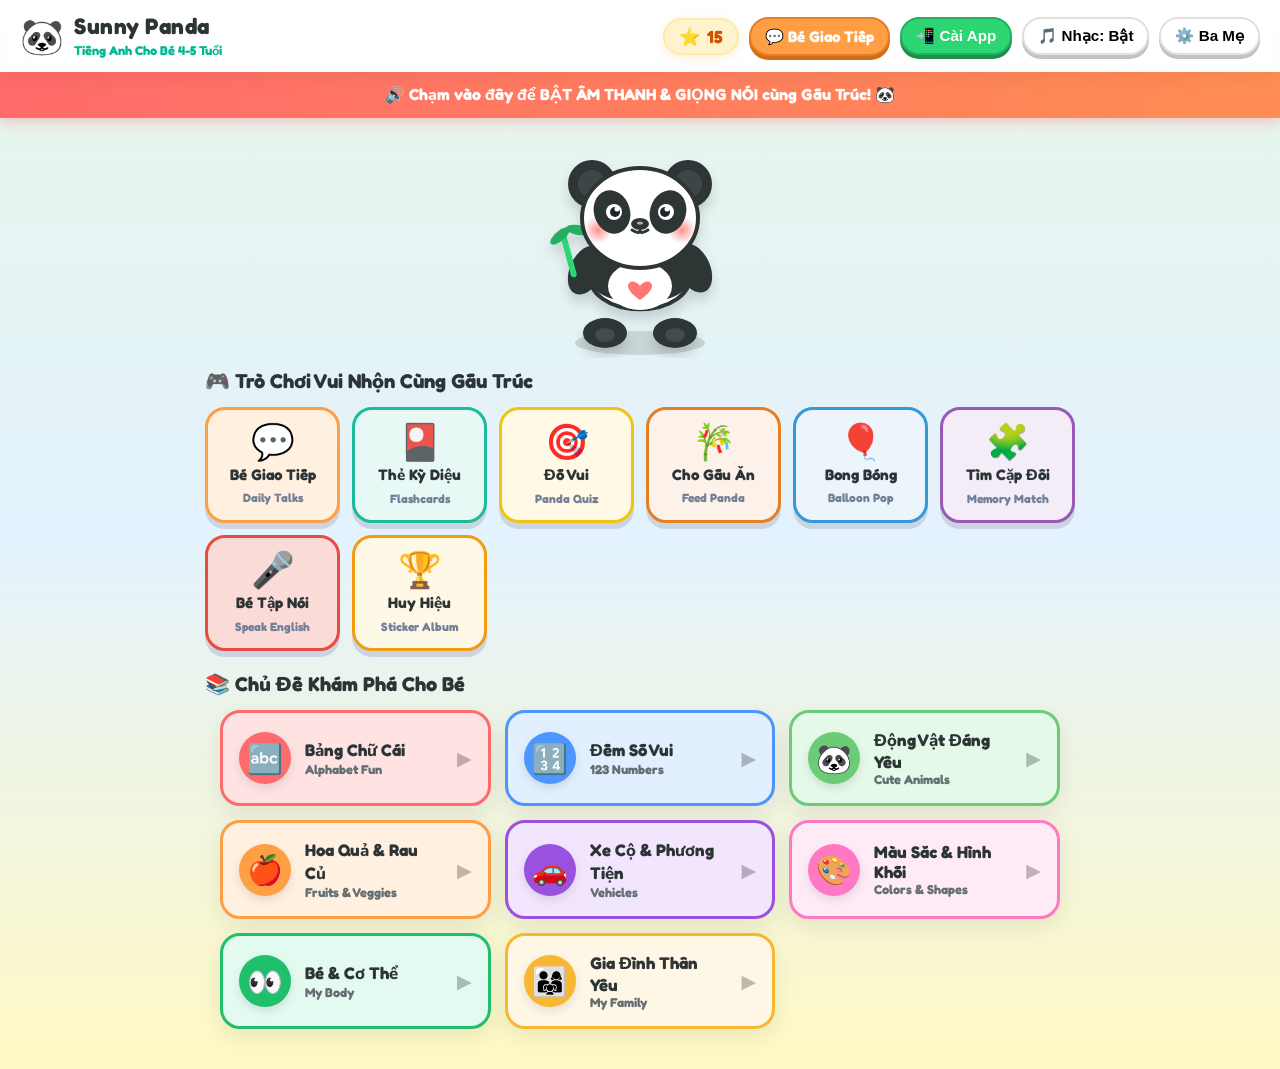
<file: index.html>
<!DOCTYPE html>
<html lang="vi">

<head>
    <meta charset="UTF-8">
    <meta name="viewport" content="width=device-width, initial-scale=1.0, maximum-scale=1.0, user-scalable=no">
    <meta name="theme-color" content="#2ED573">
    <meta name="apple-mobile-web-app-capable" content="yes">
    <meta name="apple-mobile-web-app-status-bar-style" content="default">
    <title>Sunny Panda 🐼 - Bé Học Tiếng Anh Cùng Gấu Trúc (4-5 Tuổi)</title>

    <link rel="icon" href="data:image/svg+xml,<svg xmlns='http://www.w3.org/2000/svg' viewBox='0 0 100 100'><text y='.9em' font-size='90'>🐼</text></svg>">
    <link rel="apple-touch-icon" href="images/icon-192.png">
    <link rel="manifest" href="manifest.json">
    <link rel="stylesheet" href="css/app.css">
</head>

<body>

    <!-- TOP NAVIGATION -->
    <header class="app-navbar">
        <div class="brand-badge" onclick="sunnyApp.showHome()">
            <div class="brand-logo-icon">🐼</div>
            <div class="brand-text">
                <h1>Sunny Panda</h1>
                <span>Tiếng Anh Cho Bé 4-5 Tuổi</span>
            </div>
        </div>

        <div class="nav-actions">
            <!-- Stars Earned -->
            <div class="star-count-container" onclick="sunnyApp.launchStickerAlbum()" title="Xem bộ sưu tập huy hiệu">
                <span>⭐</span>
                <span class="star-count-badge">0</span>
            </div>

            <!-- Daily Conversation Page -->
            <a href="conversation.html" class="btn-header" style="text-decoration:none; background:#FF9F45; color:white; border-color:#E67E22; box-shadow:0 4px 0 #cf6d17;" title="Học các câu giao tiếp hàng ngày cho bé">
                💬 Bé Giao Tiếp
            </a>

            <!-- Install PWA App Button -->
            <button class="btn-header" id="btn-pwa-install" onclick="promptInstallPWA()" style="background:#2ED573; color:white; border-color:#26AF61; box-shadow:0 4px 0 #218c4e;" title="Cài đặt ứng dụng về máy">
                📲 Cài App
            </button>

            <!-- BGM Toggle -->
            <button class="btn-header" id="btn-bgm-toggle" title="Bật/Tắt nhạc nền vui nhộn">
                🎵 Nhạc: Bật
            </button>

            <!-- Parental Gate -->
            <button class="btn-header" onclick="sunnyApp.openParentalGate()" title="Cài đặt cho phụ huynh">
                ⚙️ Ba Mẹ
            </button>
        </div>
    </header>

    <!-- MASTER AUDIO ELEMENT (Pre-unlocked for iOS & Android) -->
    <audio id="masterAudio" preload="auto"></audio>

    <!-- AUDIO UNLOCK PROMPT BANNER -->
    <div id="audio-starter-banner" onclick="startAudioExperience()" style="background: linear-gradient(90deg, #FF6B6B, #FF8E53); color: white; padding: 12px 16px; text-align: center; font-weight: 800; cursor: pointer; display: flex; align-items: center; justify-content: center; gap: 8px; font-size: 1rem; box-shadow: 0 4px 12px rgba(255, 107, 107, 0.35); animation: pulseBanner 2s infinite alternate;">
        <span>🔊 Chạm vào đây để BẬT ÂM THANH & GIỌNG NÓI cùng Gấu Trúc! 🐼</span>
    </div>

    <!-- PANDA MASCOT HERO SECTION -->
    <section class="hero-mascot-section">
        <div id="panda-mascot-container"></div>
    </section>

    <!-- MAIN HOME HUB -->
    <main id="home-area">
        <!-- Interactive Mini-Games Carousel -->
        <section class="mini-games-hub">
            <div class="section-label">🎮 Trò Chơi Vui Nhộn Cùng Gấu Trúc</div>
            <div class="game-modes-grid">
                <a href="conversation.html" class="game-mode-card" style="background: #FFF0E0; border-color: #FF9F45; text-decoration: none; color: inherit;">
                    <div class="mode-icon">💬</div>
                    <div class="mode-name-vn">Bé Giao Tiếp</div>
                    <div class="mode-name-en">Daily Talks</div>
                </a>

                <div class="game-mode-card" onclick="sunnyApp.launchRandomAll()" style="background: #E8F8F5; border-color: #1ABC9C;">
                    <div class="mode-icon">🎴</div>
                    <div class="mode-name-vn">Thẻ Kỳ Diệu</div>
                    <div class="mode-name-en">Flashcards</div>
                </div>

                <div class="game-mode-card" onclick="sunnyApp.launchQuiz()" style="background: #FFF9E6; border-color: #F1C40F;">
                    <div class="mode-icon">🎯</div>
                    <div class="mode-name-vn">Đố Vui</div>
                    <div class="mode-name-en">Panda Quiz</div>
                </div>

                <div class="game-mode-card" onclick="sunnyApp.launchFeedPanda()" style="background: #FDF2E9; border-color: #E67E22;">
                    <div class="mode-icon">🎋</div>
                    <div class="mode-name-vn">Cho Gấu Ăn</div>
                    <div class="mode-name-en">Feed Panda</div>
                </div>

                <div class="game-mode-card" onclick="sunnyApp.launchBalloon()" style="background: #EBF5FB; border-color: #3498DB;">
                    <div class="mode-icon">🎈</div>
                    <div class="mode-name-vn">Bong Bóng</div>
                    <div class="mode-name-en">Balloon Pop</div>
                </div>

                <div class="game-mode-card" onclick="sunnyApp.launchMemory()" style="background: #F4ECF7; border-color: #9B59B6;">
                    <div class="mode-icon">🧩</div>
                    <div class="mode-name-vn">Tìm Cặp Đôi</div>
                    <div class="mode-name-en">Memory Match</div>
                </div>

                <div class="game-mode-card" onclick="sunnyApp.launchSpeak()" style="background: #FADBD8; border-color: #E74C3C;">
                    <div class="mode-icon">🎤</div>
                    <div class="mode-name-vn">Bé Tập Nói</div>
                    <div class="mode-name-en">Speak English</div>
                </div>

                <div class="game-mode-card" onclick="sunnyApp.launchStickerAlbum()" style="background: #FEF9E7; border-color: #F39C12;">
                    <div class="mode-icon">🏆</div>
                    <div class="mode-name-vn">Huy Hiệu</div>
                    <div class="mode-name-en">Sticker Album</div>
                </div>
            </div>
        </section>

        <!-- Topic Categories Explorer -->
        <section class="mini-games-hub">
            <div class="section-label">📚 Chủ Đề Khám Phá Cho Bé</div>
            <div class="categories-container" id="categories-container"></div>
        </section>
    </main>

    <!-- DYNAMIC GAME / FLASHCARD AREA -->
    <main class="game-area" id="game-area"></main>

    <!-- PARENTAL GATE MODAL -->
    <div class="modal-overlay" id="parental-gate-modal">
        <div class="modal-box">
            <h2>Chế Độ Dành Cho Ba Mẹ 👨‍👩‍👧</h2>
            <p>Vui lòng giải phép tính đơn giản để vào cài đặt:</p>
            <div class="gate-math" id="gate-question">3 + 4 = ?</div>
            <input type="number" id="gate-input" class="gate-input-box" placeholder="?">
            <div class="modal-actions">
                <button class="btn-modal btn-modal-cancel" onclick="sunnyApp.closeParentalGate()">Hủy</button>
                <button class="btn-modal btn-modal-submit" onclick="sunnyApp.verifyParentalGate()">Xác Nhận</button>
            </div>
        </div>
    </div>

    <!-- SETTINGS MODAL -->
    <div class="modal-overlay" id="settings-modal">
        <div class="modal-box">
            <h2>⚙️ Cài Đặt Ứng Dụng</h2>

            <div class="setting-item">
                <label>Nguồn Âm Thanh (TTS):</label>
                <select id="set-tts-engine" class="setting-select" onchange="sunnyApp.updateSettingsEngineUI()">
                    <option value="system">Giọng hệ thống Web Speech (Khuyên dùng - Nhanh & Ổn định nhất)</option>
                    <option value="edge">Edge Neural AI (Giọng em bé trực tuyến)</option>
                    <option value="google">Google Translate TTS (Dự phòng)</option>
                </select>
            </div>

            <!-- Test Audio Button -->
            <div class="setting-item">
                <button type="button" class="btn-header" style="width: 100%; justify-content: center; background: #2ED573; color: white; border-color: #26AF61;" onclick="sunnyApp.testAudioInSettings()">
                    🔊 Bấm Thử Âm Thanh & Giọng Đọc Ngay
                </button>
            </div>

            <!-- Edge Voices -->
            <div id="edge-settings-group">
                <div class="setting-item">
                    <label>Giọng Tiếng Anh:</label>
                    <select id="set-edge-en" class="setting-select">
                        <option value="en-US-AnaNeural">Ana (Bé gái Mỹ - Rất dễ thương)</option>
                        <option value="en-US-ChristopherNeural">Christopher (Bé trai Mỹ)</option>
                        <option value="en-US-JennyNeural">Cô Jenny (Nữ chuẩn Mỹ)</option>
                        <option value="en-GB-SoniaNeural">Cô Sonia (Nữ chuẩn Anh)</option>
                    </select>
                </div>

                <div class="setting-item">
                    <label>Giọng Tiếng Việt:</label>
                    <select id="set-edge-vi" class="setting-select">
                        <option value="vi-VN-HoaiMyNeural">Hoài My (Nữ chuẩn truyền cảm)</option>
                        <option value="vi-VN-NamMinhNeural">Nam Minh (Nam ấm áp)</option>
                    </select>
                </div>
            </div>

            <!-- Speed Slider -->
            <div class="setting-item">
                <label>Tốc độ đọc giọng: <span id="set-speed-val">0.9</span>x</label>
                <input type="range" id="set-speed" min="0.6" max="1.2" step="0.05" value="0.9" class="setting-range" oninput="document.getElementById('set-speed-val').textContent = this.value">
            </div>

            <!-- Reset Stars -->
            <div class="setting-item" style="margin-top: 15px;">
                <button type="button" class="btn-header" style="width: 100%; justify-content: center; color: #E74C3C;" onclick="sunnyApp.resetStars()">
                    🔄 Đặt lại số ngôi sao của bé
                </button>
            </div>

            <div class="modal-actions" style="margin-top: 20px;">
                <button class="btn-modal btn-modal-cancel" onclick="sunnyApp.closeSettings()">Đóng</button>
                <button class="btn-modal btn-modal-submit" onclick="sunnyApp.saveSettings()">Lưu Cài Đặt</button>
            </div>
        </div>
    </div>

    <!-- SCRIPTS -->
    <script src="js/data.js"></script>
    <script src="js/audio.js"></script>
    <script src="js/mascot.js"></script>
    <script src="js/gestures.js"></script>
    <script src="js/games.js"></script>
    <script src="js/app.js"></script>

    <!-- PWA INSTALLATION & SERVICE WORKER -->
    <script>
        let deferredInstallPrompt = null;
        const installBtn = document.getElementById('btn-pwa-install');

        // Capture PWA install event on Chrome / Edge / Android
        window.addEventListener('beforeinstallprompt', (e) => {
            e.preventDefault();
            deferredInstallPrompt = e;
            if (installBtn) installBtn.style.display = 'flex';
        });

        function promptInstallPWA() {
            if (deferredInstallPrompt) {
                deferredInstallPrompt.prompt();
                deferredInstallPrompt.userChoice.then((choiceResult) => {
                    if (choiceResult.outcome === 'accepted') {
                        if (installBtn) installBtn.style.display = 'none';
                    }
                    deferredInstallPrompt = null;
                });
            } else {
                // If on iOS or browser already installed
                const isIOS = /iPad|iPhone|iPod/.test(navigator.userAgent) && !window.MSStream;
                if (isIOS) {
                    alert("👉 Cách cài đặt trên iPad/iPhone:\n1. Bấm nút Chia sẻ (biểu tượng ô vuông mũi tên lên ⎋)\n2. Chọn 'Thêm vào màn hình chính' (Add to Home Screen)!");
                } else {
                    alert("👉 Bạn có thể cài đặt bằng cách bấm biểu tượng 'Cài đặt ứng dụng' (Install app) trên thanh địa chỉ của trình duyệt Chrome hoặc Edge!");
                }
            }
        }

        window.addEventListener('appinstalled', () => {
            if (installBtn) installBtn.style.display = 'none';
            deferredInstallPrompt = null;
        });

        // Register Service Worker
        if ('serviceWorker' in navigator) {
            window.addEventListener('load', () => {
                navigator.serviceWorker.register('./sw.js').catch((err) => {
                    console.log('SW registration failed:', err);
                });
            });
        }
    </script>
</body>

</html>
</file>
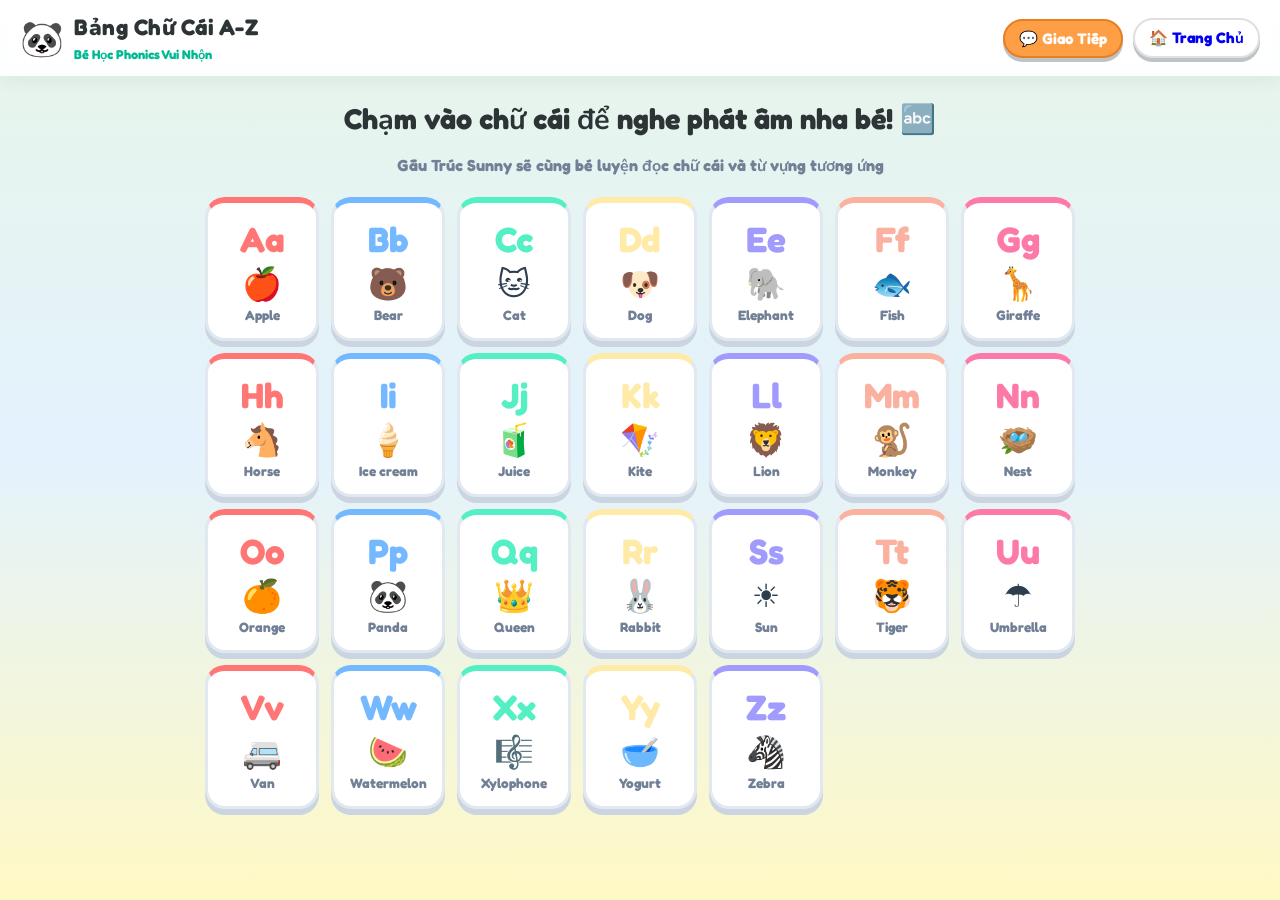
<file: ABC.html>
<!DOCTYPE html>
<html lang="vi">

<head>
    <meta charset="UTF-8">
    <meta name="viewport" content="width=device-width, initial-scale=1.0, maximum-scale=1.0, user-scalable=no">
    <title>Bé Học Bảng Chữ Cái A-Z Cùng Gấu Trúc 🐼 - Sunny Panda</title>
    <link rel="stylesheet" href="css/app.css">
    <style>
        .abc-board {
            max-width: 900px;
            margin: 0 auto 50px auto;
            padding: 0 15px;
        }

        .abc-grid {
            display: grid;
            grid-template-columns: repeat(auto-fill, minmax(100px, 1fr));
            gap: 12px;
            margin-top: 20px;
        }

        .abc-tile {
            background: #FFFFFF;
            border-radius: 20px;
            border: 3px solid #E2E8F0;
            box-shadow: 0 6px 0 #CBD5E1;
            padding: 15px 10px;
            text-align: center;
            cursor: pointer;
            transition: all 0.15s ease;
            display: flex;
            flex-direction: column;
            align-items: center;
        }

        .abc-tile:hover {
            transform: translateY(-4px);
            box-shadow: 0 10px 0 #CBD5E1;
        }

        .abc-tile:active {
            transform: translateY(3px);
            box-shadow: 0 2px 0 #CBD5E1;
        }

        .abc-letter-big {
            font-size: 2.2rem;
            font-weight: 900;
            color: #2D3436;
        }

        .abc-emoji {
            font-size: 2rem;
            margin: 4px 0;
        }

        .abc-word {
            font-size: 0.85rem;
            font-weight: 800;
            color: #718096;
        }

        .active-letter-modal {
            display: none;
            position: fixed;
            top: 0;
            left: 0;
            width: 100vw;
            height: 100vh;
            background: rgba(0, 0, 0, 0.7);
            backdrop-filter: blur(6px);
            z-index: 9999;
            align-items: center;
            justify-content: center;
            padding: 20px;
        }

        .active-letter-card {
            background: white;
            border-radius: 30px;
            padding: 30px;
            max-width: 380px;
            width: 100%;
            text-align: center;
            box-shadow: 0 20px 40px rgba(0, 0, 0, 0.3);
            animation: popIn 0.3s cubic-bezier(0.175, 0.885, 0.32, 1.275);
        }

        @keyframes popIn {
            0% { transform: scale(0.6); opacity: 0; }
            100% { transform: scale(1); opacity: 1; }
        }
    </style>
</head>

<body>

    <header class="app-navbar">
        <a href="index.html" class="brand-badge" style="text-decoration:none;">
            <div class="brand-logo-icon">🐼</div>
            <div class="brand-text">
                <h1>Bảng Chữ Cái A-Z</h1>
                <span>Bé Học Phonics Vui Nhộn</span>
            </div>
        </a>

        <div class="nav-actions">
            <a href="conversation.html" class="btn-header" style="text-decoration:none; background:#FF9F45; color:white; border-color:#E67E22;" title="Học câu giao tiếp">
                💬 Giao Tiếp
            </a>
            <a href="index.html" class="btn-header" style="text-decoration:none;">
                🏠 Trang Chủ
            </a>
        </div>
    </header>

    <audio id="masterAudio" preload="auto"></audio>

    <div class="abc-board">
        <div style="text-align:center; margin: 20px 0;">
            <h2 style="font-size: 1.8rem; margin-bottom: 5px; color: #2D3436;">Chạm vào chữ cái để nghe phát âm nha bé! 🔤</h2>
            <p style="color: #718096; font-weight: 700;">Gấu Trúc Sunny sẽ cùng bé luyện đọc chữ cái và từ vựng tương ứng</p>
        </div>

        <div class="abc-grid" id="abc-grid"></div>
    </div>

    <!-- Letter Popup Modal -->
    <div class="active-letter-modal" id="letter-modal" onclick="closeLetterModal(event)">
        <div class="active-letter-card" onclick="event.stopPropagation()">
            <div id="modal-letter" onclick="speakCurrentLetter()" style="font-size: 5rem; font-weight: 900; color: #1E90FF; cursor: pointer;" title="Chạm để nghe đọc chữ cái">Aa 🔊</div>
            <div id="modal-emoji" onclick="speakCurrentLetter()" style="font-size: 4rem; margin: 10px 0; cursor: pointer;">🍎</div>
            <div id="modal-word-en" onclick="speakCurrentLetter()" style="font-size: 2.2rem; font-weight: 900; color: #2D3436; cursor: pointer;" title="Chạm để nghe tiếng Anh">Apple 🔊</div>
            <div id="modal-word-vn" onclick="speakCurrentWordVn()" style="font-size: 1.3rem; font-weight: 700; color: #00B894; margin-bottom: 15px; cursor: pointer;" title="Chạm để nghe tiếng Việt">Quả Táo 🇻🇳</div>
            <div id="modal-hint" style="font-size: 1rem; font-weight: 600; color: #718096; margin-bottom: 20px;">A says /æ/ like Apple</div>

            <div style="display:flex; gap:10px; justify-content:center; flex-wrap: wrap;">
                <button class="btn-voice-en" onclick="speakCurrentLetter()" title="Nghe chữ cái và từ vựng">
                    🔊 Tiếng Anh
                </button>
                <button class="btn-voice-vn" onclick="speakCurrentWordVn()" style="background:#00b894; color:white; border-radius:25px; padding:10px 18px; font-weight:800; border:none; cursor:pointer;" title="Nghe tiếng Việt">
                    🇻🇳 Tiếng Việt
                </button>
                <button class="btn-modal btn-modal-cancel" onclick="document.getElementById('letter-modal').style.display='none'">
                    Đóng
                </button>
            </div>

            <!-- Navigation Controls & Swipe Hint -->
            <div style="display:flex; justify-content:space-between; align-items:center; margin-top:16px; padding-top:12px; border-top: 1px dashed #E2E8F0;">
                <button class="nav-arrow-btn" onclick="prevLetter()" style="width:42px; height:42px; font-size:1.1rem;" title="Chữ trước (Vuốt phải)">◀</button>
                <span style="font-size: 0.82rem; font-weight: 700; color: #718096;">👈 Vuốt qua lại để đổi chữ 👉</span>
                <button class="nav-arrow-btn" onclick="nextLetter()" style="width:42px; height:42px; font-size:1.1rem;" title="Chữ tiếp theo (Vuốt trái)">▶</button>
            </div>
        </div>
    </div>

    <script src="js/data.js"></script>
    <script src="js/audio.js"></script>
    <script src="js/gestures.js"></script>
    <script>
        let currentLetterItem = null;

        function renderABCGrid() {
            const grid = document.getElementById('abc-grid');
            if (!grid) return;

            const alphabet = PANDA_DATABASE.alphabet;
            const colors = ['#FF7675', '#74B9FF', '#55EFC4', '#FFEAA7', '#A29BFE', '#FAB1A0', '#FD79A8'];

            let html = '';
            alphabet.forEach((item, idx) => {
                const color = colors[idx % colors.length];
                html += `
                <div class="abc-tile" style="border-top: 6px solid ${color};" onclick="openLetterModal('${item.id}')">
                    <div class="abc-letter-big" style="color: ${color};">${item.letter}${item.letterSmall}</div>
                    <div class="abc-emoji">${item.emoji}</div>
                    <div class="abc-word">${item.en}</div>
                </div>
                `;
            });
            grid.innerHTML = html;
        }

        function openLetterModal(id) {
            const item = PANDA_DATABASE.alphabet.find(x => x.id === id);
            if (!item) return;

            currentLetterItem = item;
            document.getElementById('modal-letter').textContent = `${item.letter} ${item.letterSmall}`;
            document.getElementById('modal-emoji').textContent = item.emoji;
            document.getElementById('modal-word-en').textContent = item.en;
            document.getElementById('modal-word-vn').textContent = item.vn;
            document.getElementById('modal-hint').textContent = item.soundHint || '';

            document.getElementById('letter-modal').style.display = 'flex';
            speakCurrentLetter();
        }

        function speakCurrentLetter() {
            if (!currentLetterItem) return;
            const audio = window.pandaAudio || (typeof pandaAudio !== 'undefined' ? pandaAudio : null);
            if (audio) {
                audio.playSfx('pop');
            }
            
            // Phát âm thanh chữ cái MP3 trước, sau đó phát từ vựng
            const letterAudio = new Audio(`sound/words/letter_${currentLetterItem.id}.mp3`);
            letterAudio.onended = () => {
                setTimeout(() => {
                    playEnglishAudio(currentLetterItem.en);
                }, 250);
            };
            letterAudio.onerror = () => {
                playEnglishAudio(currentLetterItem.en);
            };
            const p = letterAudio.play();
            if (p !== undefined) {
                p.catch(() => {
                    playEnglishAudio(currentLetterItem.en);
                });
            }
        }

        function speakCurrentWordVn() {
            if (!currentLetterItem) return;
            playVietnameseAudio(currentLetterItem.vn);
        }

        function nextLetter() {
            if (!currentLetterItem) return;
            const alphabet = PANDA_DATABASE.alphabet;
            const idx = alphabet.findIndex(x => x.id === currentLetterItem.id);
            const nextIdx = (idx + 1) % alphabet.length;
            openLetterModal(alphabet[nextIdx].id);
        }

        function prevLetter() {
            if (!currentLetterItem) return;
            const alphabet = PANDA_DATABASE.alphabet;
            const idx = alphabet.findIndex(x => x.id === currentLetterItem.id);
            const prevIdx = (idx - 1 + alphabet.length) % alphabet.length;
            openLetterModal(alphabet[prevIdx].id);
        }

        function closeLetterModal(e) {
            document.getElementById('letter-modal').style.display = 'none';
        }

        window.addEventListener('DOMContentLoaded', () => {
            renderABCGrid();

            const modalBox = document.querySelector('.active-letter-card');
            if (modalBox && typeof makeSwipeable === 'function') {
                makeSwipeable(modalBox, {
                    onSwipeLeft: () => nextLetter(),
                    onSwipeRight: () => prevLetter(),
                    onSwipeUp: () => speakCurrentWordVn(),
                    onSwipeDown: () => speakCurrentLetter()
                });
            }
        });
    </script>
</body>

</html>
</file>
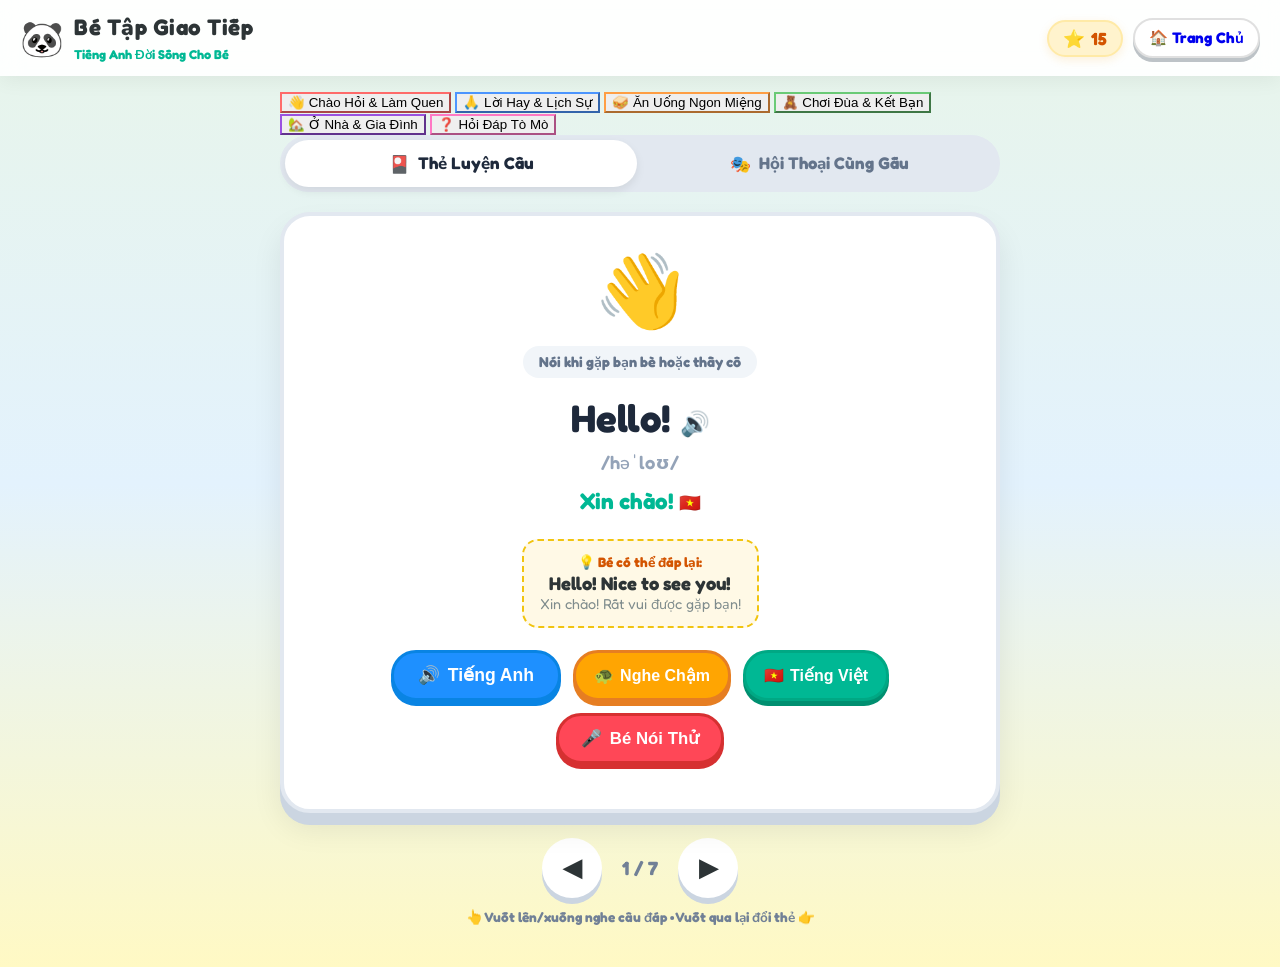
<file: conversation.html>
<!DOCTYPE html>
<html lang="vi">

<head>
    <meta charset="UTF-8">
    <meta name="viewport" content="width=device-width, initial-scale=1.0, maximum-scale=1.0, user-scalable=no">
    <title>Bé Tập Giao Tiếp Tiếng Anh Hàng Ngày 🐼 - Sunny Panda</title>
    <link rel="stylesheet" href="css/app.css">
    <link rel="manifest" href="manifest.json">
    <meta name="theme-color" content="#1E90FF">
</head>

<body>

    <!-- Top Navigation -->
    <header class="app-navbar">
        <a href="index.html" class="brand-badge" style="text-decoration:none;">
            <div class="brand-logo-icon">🐼</div>
            <div class="brand-text">
                <h1>Bé Tập Giao Tiếp</h1>
                <span>Tiếng Anh Đời Sống Cho Bé</span>
            </div>
        </a>

        <div class="nav-actions">
            <!-- Stars -->
            <div class="star-count-container" title="Số sao bé đạt được">
                <span>⭐</span>
                <span class="star-count-badge" id="convo-stars">0</span>
            </div>

            <!-- Home -->
            <a href="index.html" class="btn-header" style="text-decoration:none;">
                🏠 Trang Chủ
            </a>
        </div>
    </header>

    <!-- Master Audio -->
    <audio id="masterAudio" preload="auto"></audio>

    <main class="convo-container">
        <!-- Topic Selector Chips -->
        <div class="theme-selector-chips" id="convo-topic-chips"></div>

        <!-- Mode Toggle Tabs -->
        <div class="convo-mode-tabs">
            <button class="convo-tab-btn active" id="tab-cards" onclick="setConvoMode('cards')">
                <span>🎴</span>
                <span>Thẻ Luyện Câu</span>
            </button>
            <button class="convo-tab-btn" id="tab-chat" onclick="setConvoMode('chat')">
                <span>🎭</span>
                <span>Hội Thoại Cùng Gấu</span>
            </button>
        </div>

        <!-- VIEW 1: PHRASE CARDS VIEW -->
        <div id="view-cards-mode">
            <div class="convo-phrase-card" id="main-phrase-card">
                <div class="convo-emoji-large" id="card-emoji">👋</div>
                <br>
                <span class="convo-context-badge" id="card-context">Khi gặp bạn bè hoặc thầy cô</span>
                
                <!-- English Sentence (Click to speak directly) -->
                <div class="convo-en-text" id="card-en" onclick="speakCurrentPhrase('en')" title="Chạm để nghe phát âm tiếng Anh">
                    Hello! 🔊
                </div>
                <div class="convo-ipa-text" id="card-ipa">/həˈloʊ/</div>
                <div class="convo-vn-text" id="card-vn" onclick="speakCurrentPhrase('vi')" title="Chạm để nghe tiếng Việt">
                    Xin chào! 🇻🇳
                </div>

                <!-- Suggested Reply -->
                <div id="card-reply-box" style="margin-bottom: 22px; padding: 12px 16px; background: #FFF9E6; border-radius: 16px; border: 2px dashed #F1C40F; display: inline-block; cursor: pointer;" onclick="speakReply()" title="Chạm để nghe câu đáp lại">
                    <span style="font-size: 0.85rem; font-weight: 800; color: #D35400; display:block;">💡 Bé có thể đáp lại:</span>
                    <strong style="color: #2D3436; font-size: 1.15rem;" id="card-reply-en">Hello! Nice to meet you!</strong>
                    <div style="font-size: 0.9rem; color: #7F8C8D;" id="card-reply-vn">Xin chào! Rất vui được gặp bạn!</div>
                </div>

                <!-- Action Controls -->
                <div class="convo-audio-controls">
                    <button class="btn-convo-play" onclick="speakCurrentPhrase('en')" title="Phát âm tiếng Anh chuẩn bản xứ">
                        <span>🔊</span>
                        <span>Tiếng Anh</span>
                    </button>
                    <button class="btn-convo-slow" onclick="speakCurrentPhrase('slow')" title="Nghe chậm từng từ">
                        <span>🐢</span>
                        <span>Nghe Chậm</span>
                    </button>
                    <button class="btn-convo-slow" style="background:#00B894; border-color:#00A884; box-shadow:0 5px 0 #008f70;" onclick="speakCurrentPhrase('vi')" title="Nghe tiếng Việt">
                        <span>🇻🇳</span>
                        <span>Tiếng Việt</span>
                    </button>
                    <button class="btn-convo-mic" id="btn-convo-mic" onclick="startMicPractice()" title="Bé nhấn vào đây rồi nói theo nhé!">
                        <span>🎤</span>
                        <span>Bé Nói Thử</span>
                    </button>
                </div>

                <!-- Speech Recognition Feedback -->
                <div class="convo-feedback-box" id="convo-feedback"></div>
            </div>

            <!-- Navigation Controls -->
            <div class="card-nav-bar" style="margin-top: 15px;">
                <button class="nav-arrow-btn" onclick="prevPhrase()" title="Câu trước (Vuốt phải)">◀</button>
                <div class="card-counter" id="phrase-counter">1 / 7</div>
                <button class="nav-arrow-btn" onclick="nextPhrase()" title="Câu tiếp theo (Vuốt trái)">▶</button>
            </div>
            <div style="text-align: center; color: #718096; font-size: 0.85rem; font-weight: 700; margin-top: 10px;">
                👆 Vuốt lên/xuống nghe câu đáp • Vuốt qua lại đổi thẻ 👉
            </div>
        </div>

        <!-- VIEW 2: ROLE-PLAY CHAT DIALOGUE -->
        <div id="view-chat-mode" style="display:none;">
            <div class="chat-dialogue-screen">
                <div style="text-align: center; margin-bottom: 15px;">
                    <h3 style="margin: 0 0 5px 0; color: #2D3436; font-size: 1.3rem;" id="chat-title">Hội Thoại Cùng Gấu Trúc Sunny</h3>
                    <p style="margin: 0; color: #64748B; font-size: 0.9rem; font-weight: 700;">Chạm vào từng tin nhắn để nghe giọng đọc dễ thương</p>
                </div>

                <div class="chat-message-list" id="chat-messages-container"></div>

                <div class="chat-actions-bar">
                    <button class="btn-convo-play" style="flex:1;" onclick="nextChatStep()" id="btn-next-chat">
                        <span>💬</span>
                        <span id="btn-chat-action-text">Bé Trả Lời Tiếp Theo ▶</span>
                    </button>
                    <button class="btn-header" onclick="restartChatDialogue()" title="Học lại từ đầu">
                        🔄 Đọc Lại
                    </button>
                </div>
            </div>
        </div>
    </main>

    <!-- Scripts -->
    <script src="js/data.js"></script>
    <script src="js/audio.js"></script>
    <script src="js/mascot.js"></script>
    <script src="js/gestures.js"></script>
    <script src="js/conversation_data.js"></script>
    <script src="js/games.js"></script>
    <script src="js/app.js"></script>

    <script>
        // State
        let currentTopicIndex = 0;
        let currentPhraseIndex = 0;
        let activeMode = 'cards'; // 'cards' or 'chat'
        let chatStep = 0;
        let stars = 15;

        // Load stars
        try {
            const saved = localStorage.getItem('sunny_panda_stars');
            if (saved) stars = parseInt(saved, 10);
        } catch(e) {}

        function updateStarsBadge() {
            const b = document.getElementById('convo-stars');
            if (b) b.textContent = stars;
            try {
                localStorage.setItem('sunny_panda_stars', stars.toString());
            } catch(e) {}
        }

        function addStars(num) {
            stars += num;
            updateStarsBadge();
            // Animate flying stars
            const s = document.createElement('div');
            s.className = 'star-burst-fly';
            s.innerHTML = `+${num} ⭐`;
            s.style.left = '50%';
            s.style.top = '35%';
            document.body.appendChild(s);
            setTimeout(() => s.remove(), 1200);
            if (window.pandaAudio) {
                window.pandaAudio.playSfx('star');
            }
        }

        // Init Topic Chips
        function initTopicChips() {
            const container = document.getElementById('convo-topic-chips');
            if (!container || !PANDA_CONVERSATIONS) return;

            let html = '';
            PANDA_CONVERSATIONS.topics.forEach((top, idx) => {
                const isActive = (idx === currentTopicIndex) ? 'active' : '';
                html += `
                <button class="theme-chip ${isActive}" onclick="selectTopic(${idx}, this)" style="border-color:${top.color};">
                    <span>${top.icon}</span>
                    <span>${top.name}</span>
                </button>
                `;
            });
            container.innerHTML = html;
        }

        function selectTopic(idx, btn) {
            currentTopicIndex = idx;
            currentPhraseIndex = 0;
            chatStep = 0;

            document.querySelectorAll('#convo-topic-chips .theme-chip').forEach(c => c.classList.remove('active'));
            if (btn) btn.classList.add('active');

            if (window.pandaAudio) {
                window.pandaAudio.playSfx('click');
            }

            renderCurrentPhrase();
            renderChatDialogue();
        }

        function setConvoMode(mode) {
            activeMode = mode;
            const tabCards = document.getElementById('tab-cards');
            const tabChat = document.getElementById('tab-chat');
            const viewCards = document.getElementById('view-cards-mode');
            const viewChat = document.getElementById('view-chat-mode');

            if (mode === 'cards') {
                tabCards.classList.add('active');
                tabChat.classList.remove('active');
                viewCards.style.display = 'block';
                viewChat.style.display = 'none';
                renderCurrentPhrase();
            } else {
                tabCards.classList.remove('active');
                tabChat.classList.add('active');
                viewCards.style.display = 'none';
                viewChat.style.display = 'block';
                renderChatDialogue();
            }

            if (window.pandaAudio) {
                window.pandaAudio.playSfx('pop');
            }
        }

        // Render Phrase Card
        function renderCurrentPhrase() {
            const topic = PANDA_CONVERSATIONS.topics[currentTopicIndex];
            if (!topic || !topic.phrases) return;

            const item = topic.phrases[currentPhraseIndex];
            if (!item) return;

            document.getElementById('card-emoji').textContent = item.emoji || '💬';
            document.getElementById('card-context').textContent = item.context || '';
            document.getElementById('card-en').innerHTML = `${item.en} <span style="font-size:1.5rem;">🔊</span>`;
            document.getElementById('card-ipa').textContent = item.ipa || '';
            document.getElementById('card-vn').innerHTML = `${item.vn} <span style="font-size:1.1rem;">🇻🇳</span>`;
            document.getElementById('phrase-counter').textContent = `${currentPhraseIndex + 1} / ${topic.phrases.length}`;

            // Reply box
            const replyBox = document.getElementById('card-reply-box');
            if (item.replyEn) {
                replyBox.style.display = 'inline-block';
                document.getElementById('card-reply-en').textContent = item.replyEn;
                document.getElementById('card-reply-vn').textContent = item.replyVn || '';
            } else {
                replyBox.style.display = 'none';
            }

            // Hide feedback
            const fb = document.getElementById('convo-feedback');
            if (fb) fb.className = 'convo-feedback-box';

            // Auto-speak on phrase change
            speakCurrentPhrase('en');
        }

        function speakCurrentPhrase(type) {
            const topic = PANDA_CONVERSATIONS.topics[currentTopicIndex];
            if (!topic) return;
            const item = topic.phrases[currentPhraseIndex];
            if (!item) return;

            const audio = window.pandaAudio || (typeof pandaAudio !== 'undefined' ? pandaAudio : null);
            const cardEn = document.getElementById('card-en');

            if (type === 'en') {
                if (cardEn) {
                    cardEn.classList.add('playing-audio');
                    setTimeout(() => cardEn.classList.remove('playing-audio'), 1200);
                }
                playEnglishAudio(item.en);
            } else if (type === 'slow') {
                if (audio) {
                    const prev = audio.settings.speed;
                    audio.settings.speed = 0.65;
                    audio.speak(item.en, 'en', () => {
                        audio.settings.speed = prev;
                    });
                } else {
                    playEnglishAudio(item.en);
                }
            } else if (type === 'vi') {
                playVietnameseAudio(item.vn);
            }
        }

        function speakReply() {
            const topic = PANDA_CONVERSATIONS.topics[currentTopicIndex];
            if (!topic) return;
            const item = topic.phrases[currentPhraseIndex];
            if (!item || !item.replyEn) return;

            const box = document.getElementById('card-reply-box');
            if (box) {
                box.classList.add('playing-audio');
                setTimeout(() => box.classList.remove('playing-audio'), 1200);
            }
            playEnglishAudio(item.replyEn);
        }

        function prevPhrase() {
            const topic = PANDA_CONVERSATIONS.topics[currentTopicIndex];
            if (!topic) return;
            currentPhraseIndex--;
            if (currentPhraseIndex < 0) currentPhraseIndex = topic.phrases.length - 1;
            renderCurrentPhrase();
        }

        function nextPhrase() {
            const topic = PANDA_CONVERSATIONS.topics[currentTopicIndex];
            if (!topic) return;
            currentPhraseIndex++;
            if (currentPhraseIndex >= topic.phrases.length) currentPhraseIndex = 0;
            renderCurrentPhrase();
            addStars(1);
        }

        // Speech Recognition Practice for Kids
        function startMicPractice() {
            const topic = PANDA_CONVERSATIONS.topics[currentTopicIndex];
            if (!topic) return;
            const item = topic.phrases[currentPhraseIndex];
            if (!item) return;

            const micBtn = document.getElementById('btn-convo-mic');
            const fb = document.getElementById('convo-feedback');
            const audio = window.pandaAudio || (typeof pandaAudio !== 'undefined' ? pandaAudio : null);

            if (!audio) return;

            if (micBtn) micBtn.classList.add('listening');
            if (fb) {
                fb.className = 'convo-feedback-box success';
                fb.innerHTML = '👂 Bé hãy nói to câu: <strong>"' + item.en + '"</strong> nha!';
            }

            const rec = audio.listenForWord(
                item.en,
                (res) => {
                    if (micBtn) micBtn.classList.remove('listening');
                    if (res.matched || res.heard) {
                        fb.innerHTML = `🎉 Giỏi quá bé ơi! Bé vừa nói: <strong>"${res.heard || item.en}"</strong> ⭐ +2 Sao!`;
                        audio.playSfx('fanfare');
                        audio.playSfx('star');
                        addStars(2);
                    } else {
                        fb.innerHTML = `🌟 Bé nói rất cố gắng! Cùng luyện đọc lại lần nữa nhé: "${item.en}"`;
                        audio.playSfx('pop');
                    }
                },
                (err) => {
                    if (micBtn) micBtn.classList.remove('listening');
                    fb.innerHTML = '🎤 Hãy cấp quyền micro trên trình duyệt để bé luyện nói nha!';
                }
            );
        }

        // CHAT ROLE-PLAY MODE
        function renderChatDialogue() {
            const topic = PANDA_CONVERSATIONS.topics[currentTopicIndex];
            if (!topic || !topic.dialogue) return;

            document.getElementById('chat-title').textContent = `Hội Thoại: ${topic.name}`;
            const container = document.getElementById('chat-messages-container');
            container.innerHTML = '';

            // Render messages up to chatStep
            for (let i = 0; i <= chatStep && i < topic.dialogue.length; i++) {
                appendChatMessage(topic.dialogue[i]);
            }

            // Scroll to bottom
            container.scrollTop = container.scrollHeight;

            // Check if finished
            const btnText = document.getElementById('btn-chat-action-text');
            if (chatStep >= topic.dialogue.length - 1) {
                btnText.textContent = '🎉 Đã Hoàn Thành! Nhận +5 Sao ⭐';
            } else {
                const nextSpeaker = topic.dialogue[chatStep + 1]?.speaker;
                btnText.textContent = nextSpeaker === 'panda' ? 'Gấu Trúc Trả Lời Tiếp ▶' : 'Bé Đáp Lại Gấu Trúc 💬';
            }
        }

        function appendChatMessage(msg) {
            const container = document.getElementById('chat-messages-container');
            const row = document.createElement('div');
            row.className = `chat-bubble-row ${msg.speaker}`;

            const avatar = document.createElement('div');
            avatar.className = 'chat-avatar';
            avatar.textContent = msg.emoji || (msg.speaker === 'panda' ? '🐼' : '🧒');

            const bubble = document.createElement('div');
            bubble.className = `chat-bubble ${msg.speaker}`;
            bubble.onclick = () => {
                bubble.classList.add('playing-audio');
                setTimeout(() => bubble.classList.remove('playing-audio'), 1000);
                playEnglishAudio(msg.text);
            };

            bubble.innerHTML = `
                <div class="chat-bubble-en">${msg.text} 🔊</div>
                <div class="chat-bubble-vn">${msg.vn}</div>
            `;

            row.appendChild(avatar);
            row.appendChild(bubble);
            container.appendChild(row);

            // Auto-speak the latest message
            setTimeout(() => {
                playEnglishAudio(msg.text);
            }, 200);
        }

        function nextChatStep() {
            const topic = PANDA_CONVERSATIONS.topics[currentTopicIndex];
            if (!topic || !topic.dialogue) return;

            if (chatStep < topic.dialogue.length - 1) {
                chatStep++;
                renderChatDialogue();
                if (window.pandaAudio) window.pandaAudio.playSfx('pop');
            } else {
                // Completed dialogue!
                addStars(5);
                if (window.pandaAudio) {
                    window.pandaAudio.playSfx('fanfare');
                }
                alert('🎉 Tuyệt vời! Bé và Gấu Trúc đã hoàn thành bài hội thoại này rồi! Bé nhận được +5 sao ⭐!');
                chatStep = 0;
                renderChatDialogue();
            }
        }

        function restartChatDialogue() {
            chatStep = 0;
            renderChatDialogue();
            if (window.pandaAudio) window.pandaAudio.playSfx('pop');
        }

        // Initialize on load
        window.addEventListener('DOMContentLoaded', () => {
            updateStarsBadge();
            initTopicChips();
            renderCurrentPhrase();

            // Swipe gestures for kids
            const card = document.getElementById('main-phrase-card');
            if (card && typeof makeSwipeable === 'function') {
                makeSwipeable(card, {
                    onSwipeLeft: () => nextPhrase(),
                    onSwipeRight: () => prevPhrase(),
                    onSwipeUp: () => speakReply(),
                    onSwipeDown: () => speakCurrentPhrase('vi')
                });
            }
        });
    </script>
</body>

</html>
</file>
<file: css/app.css>
/* ============================================================
   SUNNY PANDA - Kids English Learning App Stylesheet
   Designed for 4-5 Year Olds: Playful, High-Contrast, Chunky & Cute
   ============================================================ */

@import url('https://fonts.googleapis.com/css2?family=Fredoka:wght@400;600;700&family=Nunito:wght@700;900&display=swap');

:root {
    --primary-bg: #F0F9FF;
    --card-bg: #FFFFFF;
    --text-dark: #2C3E50;
    --panda-black: #2D3436;
    --sunny-yellow: #FFD32A;
    --coral-red: #FF4757;
    --mint-green: #2ED573;
    --sky-blue: #1E90FF;
    --candy-purple: #9B51E0;
    --soft-shadow: 0 8px 24px rgba(0, 0, 0, 0.08);
    --btn-shadow: 0 6px 0px rgba(0, 0, 0, 0.15);
    --radius-xl: 28px;
    --radius-lg: 20px;
    --radius-md: 14px;
}

* {
    box-sizing: border-box;
    -webkit-tap-highlight-color: transparent;
    user-select: none;
}

body {
    margin: 0;
    padding: 0;
    font-family: 'Fredoka', 'Nunito', 'Segoe UI', system-ui, sans-serif;
    background: linear-gradient(180deg, #E8F5E9 0%, #E3F2FD 50%, #FFF9C4 100%);
    min-height: 100vh;
    color: var(--text-dark);
    overflow-x: hidden;
}

/* ==========================================
   TOP NAVIGATION BAR
   ========================================== */

.app-navbar {
    display: flex;
    justify-content: space-between;
    align-items: center;
    padding: 12px 20px;
    background: rgba(255, 255, 255, 0.92);
    backdrop-filter: blur(10px);
    box-shadow: 0 4px 20px rgba(0, 0, 0, 0.06);
    position: sticky;
    top: 0;
    z-index: 1000;
}

.brand-badge {
    display: flex;
    align-items: center;
    gap: 10px;
    cursor: pointer;
}

.brand-logo-icon {
    font-size: 2.2rem;
    animation: gentleWiggle 3s infinite ease-in-out;
}

.brand-text h1 {
    margin: 0;
    font-size: 1.4rem;
    font-weight: 900;
    color: #2D3436;
    letter-spacing: 0.5px;
}

.brand-text span {
    font-size: 0.8rem;
    color: #00B894;
    font-weight: 700;
}

.nav-actions {
    display: flex;
    align-items: center;
    gap: 10px;
}

.star-count-container {
    background: #FFF3CD;
    border: 2px solid #FFEAA7;
    padding: 6px 14px;
    border-radius: 30px;
    font-weight: 800;
    font-size: 1.1rem;
    color: #D35400;
    display: flex;
    align-items: center;
    gap: 6px;
    box-shadow: 0 3px 10px rgba(243, 156, 18, 0.15);
}

.btn-header {
    background: white;
    border: 2px solid #E0E0E0;
    padding: 8px 14px;
    border-radius: 20px;
    font-size: 0.95rem;
    font-weight: 700;
    cursor: pointer;
    box-shadow: 0 4px 0 #BDC3C7;
    transition: all 0.15s ease;
    display: flex;
    align-items: center;
    gap: 6px;
}

.btn-header:active {
    transform: translateY(3px);
    box-shadow: 0 1px 0 #BDC3C7;
}

.btn-header.btn-muted {
    opacity: 0.6;
    background: #FAFAFA;
}

/* ==========================================
   HERO / MASCOT SECTION
   ========================================== */

.hero-mascot-section {
    display: flex;
    flex-direction: column;
    align-items: center;
    justify-content: center;
    padding: 20px 15px 10px 15px;
    position: relative;
}

.panda-wrapper {
    position: relative;
    width: 200px;
    height: 220px;
    cursor: pointer;
    transition: transform 0.2s cubic-bezier(0.175, 0.885, 0.32, 1.275);
}

.panda-wrapper:active {
    transform: scale(0.94);
}

/* Speech Bubble */
.panda-bubble {
    position: absolute;
    bottom: 92%;
    left: 50%;
    transform: translateX(-50%) scale(0.9);
    background: #FFFFFF;
    border: 3px solid #2D3436;
    border-radius: 22px;
    padding: 10px 18px;
    width: max-content;
    max-width: 290px;
    box-shadow: 0 8px 25px rgba(0, 0, 0, 0.12);
    display: flex;
    flex-direction: column;
    align-items: center;
    text-align: center;
    pointer-events: none;
    opacity: 0;
    transition: all 0.3s cubic-bezier(0.175, 0.885, 0.32, 1.275);
    z-index: 50;
}

.panda-bubble::after {
    content: '';
    position: absolute;
    bottom: -12px;
    left: 50%;
    transform: translateX(-50%);
    border-width: 12px 10px 0;
    border-style: solid;
    border-color: #2D3436 transparent;
    display: block;
    width: 0;
}

.panda-bubble::before {
    content: '';
    position: absolute;
    bottom: -8px;
    left: 50%;
    transform: translateX(-50%);
    border-width: 9px 8px 0;
    border-style: solid;
    border-color: #FFFFFF transparent;
    display: block;
    width: 0;
    z-index: 1;
}

.panda-bubble.show {
    opacity: 1;
    transform: translateX(-50%) scale(1);
}

.bubble-en {
    font-size: 1.1rem;
    font-weight: 800;
    color: #2D3436;
    line-height: 1.2;
}

.bubble-vn {
    font-size: 0.85rem;
    font-weight: 700;
    color: #00B894;
    margin-top: 3px;
}

/* Mascot SVG Animation Keyframes */
.panda-blinking {
    animation: blinkEyes 0.22s ease-in-out;
}

.panda-ear-wiggle {
    animation: earWiggle 0.6s ease-in-out;
}

.panda-tickled {
    animation: tickleBounce 0.8s ease-in-out;
}

.mood-cheer .arm-left {
    transform: translateY(-20px) rotate(-35deg);
    transition: transform 0.3s;
}

.mood-cheer .arm-right {
    transform: translateY(-20px) rotate(35deg);
    transition: transform 0.3s;
}

.mood-cheer .panda-wrapper {
    animation: cheerJump 0.6s infinite alternate;
}

.mood-eat .panda-bamboo {
    animation: chewBamboo 0.4s infinite alternate;
}

@keyframes blinkEyes {
    0%, 100% { transform: scaleY(1); }
    50% { transform: scaleY(0.05); }
}

@keyframes earWiggle {
    0%, 100% { transform: rotate(0deg); }
    25% { transform: rotate(-12deg); }
    75% { transform: rotate(12deg); }
}

@keyframes tickleBounce {
    0%, 100% { transform: scale(1); }
    30% { transform: scale(1.12) rotate(-6deg); }
    60% { transform: scale(1.12) rotate(6deg); }
}

@keyframes cheerJump {
    0% { transform: translateY(0); }
    100% { transform: translateY(-15px); }
}

@keyframes chewBamboo {
    0% { transform: rotate(-5deg) translateY(0); }
    100% { transform: rotate(5deg) translateY(-8px); }
}

@keyframes gentleWiggle {
    0%, 100% { transform: rotate(0deg); }
    25% { transform: rotate(-6deg); }
    75% { transform: rotate(6deg); }
}

/* Confetti */
.panda-confetti {
    position: fixed;
    width: 12px;
    height: 12px;
    border-radius: 3px;
    pointer-events: none;
    z-index: 9999;
    animation: fallConfetti 1.8s forwards ease-out;
}

@keyframes fallConfetti {
    0% { transform: translateY(0) rotate(0deg); opacity: 1; }
    100% { transform: translateY(70vh) rotate(720deg); opacity: 0; }
}

/* Floating Star Burst */
.star-burst-fly {
    position: fixed;
    font-size: 2.2rem;
    font-weight: 900;
    color: #F1C40F;
    text-shadow: 0 4px 10px rgba(0, 0, 0, 0.2);
    z-index: 10000;
    pointer-events: none;
    animation: flyStarUp 1.2s forwards cubic-bezier(0.175, 0.885, 0.32, 1.275);
}

@keyframes flyStarUp {
    0% { transform: translate(-50%, -50%) scale(0.5); opacity: 0; }
    30% { transform: translate(-50%, -80%) scale(1.4); opacity: 1; }
    100% { transform: translate(-50%, -180%) scale(0.8); opacity: 0; }
}

/* ==========================================
   MINI-GAME LAUNCHER CAROUSEL
   ========================================== */

.mini-games-hub {
    max-width: 900px;
    margin: 0 auto 20px auto;
    padding: 0 15px;
}

.section-label {
    font-size: 1.25rem;
    font-weight: 900;
    color: #2D3436;
    margin-bottom: 12px;
    display: flex;
    align-items: center;
    gap: 8px;
}

.game-modes-grid {
    display: grid;
    grid-template-columns: repeat(auto-fit, minmax(130px, 1fr));
    gap: 12px;
}

.game-mode-card {
    background: #FFFFFF;
    border-radius: var(--radius-lg);
    padding: 14px 10px;
    text-align: center;
    cursor: pointer;
    border: 3px solid #E2E8F0;
    box-shadow: 0 6px 0px #CBD5E1;
    transition: all 0.15s ease;
    display: flex;
    flex-direction: column;
    align-items: center;
    gap: 6px;
}

.game-mode-card:hover {
    transform: translateY(-4px);
    box-shadow: 0 10px 0px #CBD5E1;
}

.game-mode-card:active {
    transform: translateY(3px);
    box-shadow: 0 2px 0px #CBD5E1;
}

.mode-icon {
    font-size: 2.2rem;
    line-height: 1;
}

.mode-name-vn {
    font-size: 0.95rem;
    font-weight: 800;
    color: #2D3436;
}

.mode-name-en {
    font-size: 0.75rem;
    font-weight: 700;
    color: #718096;
}

/* ==========================================
   CATEGORIES GRID
   ========================================== */

.categories-container {
    max-width: 900px;
    margin: 0 auto 40px auto;
    padding: 0 15px;
    display: grid;
    grid-template-columns: repeat(auto-fill, minmax(200px, 1fr));
    gap: 14px;
}

.category-card {
    border-radius: var(--radius-lg);
    border: 3px solid transparent;
    padding: 16px;
    display: flex;
    align-items: center;
    gap: 14px;
    cursor: pointer;
    box-shadow: var(--soft-shadow);
    transition: all 0.2s cubic-bezier(0.175, 0.885, 0.32, 1.275);
}

.category-card:hover {
    transform: scale(1.03);
}

.category-card:active {
    transform: scale(0.96);
}

.cat-icon-wrap {
    width: 52px;
    height: 52px;
    border-radius: 50%;
    display: flex;
    align-items: center;
    justify-content: center;
    flex-shrink: 0;
    box-shadow: 0 4px 10px rgba(0, 0, 0, 0.1);
}

.cat-icon {
    font-size: 1.8rem;
}

.cat-info {
    flex: 1;
}

.cat-name-vn {
    font-size: 1.05rem;
    font-weight: 800;
    color: #2D3436;
}

.cat-name-en {
    font-size: 0.8rem;
    font-weight: 700;
    color: #636E72;
}

.cat-play-arrow {
    font-size: 1.2rem;
    color: rgba(0, 0, 0, 0.25);
    font-weight: bold;
}

/* ==========================================
   GAME AREA / ACTIVE SCREENS
   ========================================== */

.game-area {
    display: none;
    max-width: 650px;
    margin: 10px auto 40px auto;
    padding: 0 15px;
}

.game-header {
    display: flex;
    justify-content: space-between;
    align-items: center;
    margin-bottom: 20px;
}

.game-title {
    font-size: 1.3rem;
    font-weight: 900;
    color: #2D3436;
}

.nav-btn {
    border: none;
    background: white;
    border-radius: 20px;
    padding: 10px 16px;
    font-size: 1.1rem;
    font-weight: 800;
    cursor: pointer;
    box-shadow: 0 4px 0 #CBD5E1;
    transition: all 0.15s ease;
}

.nav-btn:active {
    transform: translateY(3px);
    box-shadow: 0 1px 0 #CBD5E1;
}

.btn-round {
    border-radius: 50%;
    width: 48px;
    height: 48px;
    display: flex;
    align-items: center;
    justify-content: center;
    padding: 0;
}

/* ==========================================
   1. FLASHCARD 3D COMPONENT
   ========================================== */

.card-scene {
    perspective: 1000px;
    margin: 0 auto 20px auto;
    max-width: 380px;
    height: 440px;
}

.card-3d {
    width: 100%;
    height: 100%;
    position: relative;
    transform-style: preserve-3d;
    transition: transform 0.6s cubic-bezier(0.175, 0.885, 0.32, 1.275);
    cursor: pointer;
}

.card-3d.is-flipped {
    transform: rotateY(180deg);
}

.card-face {
    position: absolute;
    width: 100%;
    height: 100%;
    backface-visibility: hidden;
    border-radius: var(--radius-xl);
    padding: 24px;
    box-shadow: 0 15px 35px rgba(0, 0, 0, 0.1);
    display: flex;
    flex-direction: column;
    align-items: center;
    justify-content: space-between;
    text-align: center;
    box-sizing: border-box;
}

.card-front {
    background: #FFFFFF;
    border: 4px solid #FFEAA7;
}

.card-back {
    background: linear-gradient(135deg, #FFF9C4 0%, #FFE082 100%);
    border: 4px solid #F39C12;
    transform: rotateY(180deg);
}

.card-media-box {
    position: relative;
    width: 250px;
    height: 250px;
    border-radius: 24px;
    overflow: hidden;
    box-shadow: 0 8px 20px rgba(0, 0, 0, 0.08);
    background: #F8F9FA;
}

.card-photo {
    width: 100%;
    height: 100%;
    object-fit: cover;
}

.card-emoji-badge {
    position: absolute;
    bottom: 10px;
    right: 10px;
    font-size: 2rem;
    background: rgba(255, 255, 255, 0.9);
    border-radius: 50%;
    padding: 4px 8px;
    box-shadow: 0 4px 8px rgba(0, 0, 0, 0.15);
}

.card-word-en {
    font-size: 2.4rem;
    font-weight: 900;
    color: #2D3436;
    letter-spacing: 1px;
    margin-top: 10px;
}

.card-ipa {
    font-size: 1.1rem;
    color: #718096;
    font-weight: 600;
}

.card-flip-hint {
    font-size: 0.85rem;
    color: #A0AEC0;
    font-weight: 700;
}

/* Back of card */
.back-emoji {
    font-size: 5rem;
    margin-top: 20px;
}

.back-word-vn {
    font-size: 2.2rem;
    font-weight: 900;
    color: #D35400;
}

.back-sentence-en {
    font-size: 1.2rem;
    font-weight: 700;
    color: #2D3436;
    padding: 0 15px;
    line-height: 1.4;
}

.back-hint {
    font-size: 1rem;
    font-weight: 800;
    color: #27AE60;
}

/* Audio Action Bar */
.card-audio-bar {
    display: flex;
    justify-content: center;
    gap: 12px;
    margin-bottom: 20px;
}

.btn-voice-en, .btn-voice-slow, .btn-voice-vn {
    border: none;
    border-radius: 30px;
    padding: 12px 20px;
    font-size: 1rem;
    font-weight: 800;
    color: white;
    cursor: pointer;
    display: flex;
    align-items: center;
    gap: 8px;
    transition: all 0.15s ease;
}

.btn-voice-en {
    background: #2ED573;
    box-shadow: 0 5px 0 #26AF61;
}

.btn-voice-slow {
    background: #FFA502;
    box-shadow: 0 5px 0 #E67E22;
}

.btn-voice-vn {
    background: #FF4757;
    box-shadow: 0 5px 0 #D63031;
}

.btn-voice-en:active, .btn-voice-slow:active, .btn-voice-vn:active {
    transform: translateY(4px);
    box-shadow: 0 1px 0 rgba(0, 0, 0, 0.2);
}

/* Card Nav Bar */
.card-nav-bar {
    display: flex;
    justify-content: center;
    align-items: center;
    gap: 20px;
}

.nav-arrow-btn {
    width: 60px;
    height: 60px;
    border-radius: 50%;
    border: none;
    background: #FFFFFF;
    color: #2D3436;
    font-size: 1.5rem;
    font-weight: bold;
    cursor: pointer;
    box-shadow: 0 6px 0 #CBD5E1;
    transition: all 0.15s ease;
}

.nav-arrow-btn:active {
    transform: translateY(4px);
    box-shadow: 0 2px 0 #CBD5E1;
}

.card-counter {
    font-size: 1.2rem;
    font-weight: 800;
    color: #718096;
}

/* ==========================================
   2. QUIZ MODE COMPONENT
   ========================================== */

.quiz-zone {
    text-align: center;
}

.quiz-question-box {
    background: #FFFFFF;
    border-radius: var(--radius-xl);
    padding: 22px;
    border: 4px solid #E2E8F0;
    box-shadow: var(--soft-shadow);
    margin-bottom: 25px;
}

.quiz-prompt-en {
    font-size: 1.8rem;
    font-weight: 900;
    color: #2D3436;
}

.highlight-word {
    color: #1E90FF;
    text-decoration: underline wavy #FFD32A;
}

.quiz-prompt-vn {
    font-size: 1.1rem;
    font-weight: 700;
    color: #00B894;
    margin-top: 6px;
}

.btn-quiz-hear {
    margin-top: 12px;
    background: #F1F2F6;
    border: 2px solid #CBD5E1;
    padding: 8px 16px;
    border-radius: 20px;
    font-weight: 800;
    font-size: 0.95rem;
    cursor: pointer;
}

.quiz-choices-grid {
    display: grid;
    grid-template-columns: repeat(auto-fit, minmax(160px, 1fr));
    gap: 16px;
}

.quiz-choice-card {
    background: #FFFFFF;
    border-radius: var(--radius-xl);
    padding: 16px;
    border: 4px solid #E2E8F0;
    box-shadow: 0 8px 0 #CBD5E1;
    cursor: pointer;
    transition: all 0.2s cubic-bezier(0.175, 0.885, 0.32, 1.275);
    display: flex;
    flex-direction: column;
    align-items: center;
}

.quiz-choice-card:hover {
    transform: translateY(-4px);
    box-shadow: 0 12px 0 #CBD5E1;
}

.quiz-choice-card:active {
    transform: translateY(4px);
    box-shadow: 0 2px 0 #CBD5E1;
}

.choice-img-wrap {
    position: relative;
    width: 140px;
    height: 140px;
    border-radius: 20px;
    overflow: hidden;
    background: #F8F9FA;
}

.choice-img-wrap img {
    width: 100%;
    height: 100%;
    object-fit: cover;
}

.choice-emoji {
    position: absolute;
    bottom: 6px;
    right: 6px;
    font-size: 1.6rem;
}

.choice-label {
    font-size: 1.3rem;
    font-weight: 900;
    color: #2D3436;
    margin-top: 10px;
}

.choice-correct {
    border-color: #2ED573 !important;
    background: #E4F9E8 !important;
    animation: correctPulse 0.6s ease;
}

.choice-wrong {
    border-color: #FF4757 !important;
    animation: wrongShake 0.5s ease;
}

@keyframes correctPulse {
    0% { transform: scale(1); }
    50% { transform: scale(1.08); }
    100% { transform: scale(1); }
}

@keyframes wrongShake {
    0%, 100% { transform: translateX(0); }
    20%, 60% { transform: translateX(-8px); }
    40%, 80% { transform: translateX(8px); }
}

/* ==========================================
   3. FEED THE PANDA COMPONENT
   ========================================== */

.feed-zone {
    text-align: center;
}

.feed-panda-box {
    background: linear-gradient(180deg, #E8F5E9 0%, #C8E6C9 100%);
    border: 4px solid #81C784;
    border-radius: var(--radius-xl);
    padding: 25px;
    box-shadow: var(--soft-shadow);
    margin-bottom: 20px;
    display: flex;
    flex-direction: column;
    align-items: center;
}

.feed-bubble {
    background: white;
    border-radius: 20px;
    padding: 10px 18px;
    font-size: 1.15rem;
    font-weight: 800;
    color: #2D3436;
    box-shadow: 0 4px 12px rgba(0, 0, 0, 0.08);
    margin-bottom: 15px;
}

.feed-panda-avatar {
    width: 140px;
    height: 140px;
    background: white;
    border: 5px solid #2D3436;
    border-radius: 50%;
    display: flex;
    align-items: center;
    justify-content: center;
    font-size: 5rem;
    box-shadow: 0 10px 25px rgba(0, 0, 0, 0.15);
}

.feed-instruction {
    font-size: 1.4rem;
    font-weight: 900;
    color: #2D3436;
    margin-bottom: 20px;
}

.feed-instruction strong {
    color: #FF4757;
    font-size: 1.6rem;
}

.feed-food-tray {
    display: flex;
    justify-content: center;
    gap: 16px;
    flex-wrap: wrap;
}

.feed-food-item {
    background: white;
    border: 4px solid #FFEAA7;
    border-radius: var(--radius-lg);
    padding: 16px 20px;
    min-width: 120px;
    box-shadow: 0 8px 0 #F39C12;
    cursor: pointer;
    transition: all 0.2s cubic-bezier(0.175, 0.885, 0.32, 1.275);
    display: flex;
    flex-direction: column;
    align-items: center;
}

.feed-food-item:hover {
    transform: translateY(-4px) scale(1.05);
}

.feed-food-item:active {
    transform: translateY(4px);
    box-shadow: 0 2px 0 #F39C12;
}

.food-emoji {
    font-size: 3.2rem;
}

.food-name {
    font-size: 1.2rem;
    font-weight: 900;
    color: #2D3436;
    margin-top: 6px;
}

.food-eaten {
    animation: eatenFly 0.5s forwards ease-in;
}

.food-rejected {
    animation: wrongShake 0.5s ease;
}

@keyframes eatenFly {
    0% { transform: translateY(0) scale(1); opacity: 1; }
    50% { transform: translateY(-60px) scale(1.2); }
    100% { transform: translateY(-120px) scale(0); opacity: 0; }
}

/* ==========================================
   4. BALLOON POP COMPONENT
   ========================================== */

.balloon-zone {
    height: 520px;
    background: linear-gradient(180deg, #81ECEC 0%, #74B9FF 100%);
    border-radius: var(--radius-xl);
    position: relative;
    overflow: hidden;
    border: 4px solid #0984E3;
    box-shadow: var(--soft-shadow);
}

.balloon-mission {
    background: rgba(255, 255, 255, 0.9);
    padding: 10px 18px;
    border-radius: 30px;
    font-size: 1.2rem;
    font-weight: 800;
    color: #2D3436;
    width: max-content;
    margin: 10px auto;
    display: flex;
    align-items: center;
    gap: 10px;
    box-shadow: 0 4px 15px rgba(0, 0, 0, 0.1);
}

.balloon-target-display {
    font-size: 1.8rem;
    font-weight: 900;
    color: #D63031;
}

.btn-bubble-voice {
    background: #FFEAA7;
    border: none;
    padding: 4px 10px;
    border-radius: 14px;
    font-weight: 700;
    cursor: pointer;
}

.sky-area {
    position: relative;
    width: 100%;
    height: 420px;
}

.floating-balloon {
    position: absolute;
    bottom: -90px;
    width: 80px;
    height: 95px;
    border-radius: 50% 50% 50% 50% / 40% 40% 60% 60%;
    display: flex;
    align-items: center;
    justify-content: center;
    color: white;
    font-size: 2rem;
    font-weight: 900;
    cursor: pointer;
    box-shadow: inset -6px -6px 12px rgba(0, 0, 0, 0.15), 0 8px 20px rgba(0, 0, 0, 0.15);
    animation: floatUp 6s linear forwards;
}

.balloon-string {
    position: absolute;
    top: 100%;
    left: 50%;
    width: 2px;
    height: 35px;
    background: rgba(255, 255, 255, 0.8);
}

.balloon-popped {
    animation: popDisappear 0.25s forwards ease-out;
}

@keyframes floatUp {
    0% { transform: translateY(0) rotate(0deg); }
    100% { transform: translateY(-640px) rotate(15deg); }
}

@keyframes popDisappear {
    0% { transform: scale(1); opacity: 1; }
    50% { transform: scale(1.4); }
    100% { transform: scale(0); opacity: 0; }
}

/* ==========================================
   5. MEMORY MATCH COMPONENT
   ========================================== */

.memory-zone {
    text-align: center;
}

.memory-instruction {
    font-size: 1.2rem;
    font-weight: 800;
    color: #718096;
    margin-bottom: 20px;
}

.memory-grid {
    display: grid;
    grid-template-columns: repeat(3, 1fr);
    gap: 14px;
    max-width: 440px;
    margin: 0 auto;
}

.memory-card {
    height: 125px;
    perspective: 1000px;
    cursor: pointer;
}

.mem-inner {
    position: relative;
    width: 100%;
    height: 100%;
    transform-style: preserve-3d;
    transition: transform 0.5s cubic-bezier(0.175, 0.885, 0.32, 1.275);
}

.memory-card.is-flipped .mem-inner,
.memory-card.is-matched .mem-inner {
    transform: rotateY(180deg);
}

.mem-front, .mem-back {
    position: absolute;
    width: 100%;
    height: 100%;
    backface-visibility: hidden;
    border-radius: var(--radius-lg);
    display: flex;
    flex-direction: column;
    align-items: center;
    justify-content: center;
    box-shadow: 0 6px 15px rgba(0, 0, 0, 0.08);
}

.mem-front {
    background: #FFFFFF;
    border: 3px solid #CBD5E1;
    font-size: 2.2rem;
}

.mem-back {
    background: #E8F5E9;
    border: 3px solid #2ED573;
    transform: rotateY(180deg);
}

.mem-emoji {
    font-size: 2.6rem;
}

.mem-word {
    font-size: 0.95rem;
    font-weight: 900;
    color: #2D3436;
}

.memory-card.is-matched .mem-back {
    background: #FFF9C4;
    border-color: #F1C40F;
}

/* ==========================================
   6. SPEAKING PRACTICE COMPONENT
   ========================================== */

.speak-zone {
    text-align: center;
}

.speak-card {
    background: white;
    border-radius: var(--radius-xl);
    padding: 24px;
    max-width: 320px;
    margin: 0 auto 20px auto;
    border: 4px solid #E2E8F0;
    box-shadow: var(--soft-shadow);
}

.speak-photo {
    width: 180px;
    height: 180px;
    border-radius: 20px;
    object-fit: cover;
    margin-bottom: 12px;
}

.speak-word-en {
    font-size: 2.4rem;
    font-weight: 900;
    color: #2D3436;
}

.speak-word-vn {
    font-size: 1.2rem;
    font-weight: 800;
    color: #718096;
    margin-bottom: 14px;
}

.btn-speak-listen {
    background: #E1EFFF;
    color: #1E90FF;
    border: 2px solid #1E90FF;
    padding: 8px 18px;
    border-radius: 20px;
    font-size: 1rem;
    font-weight: 800;
    cursor: pointer;
}

.mic-container {
    display: flex;
    flex-direction: column;
    align-items: center;
    gap: 12px;
}

.btn-mic {
    width: 90px;
    height: 90px;
    border-radius: 50%;
    border: none;
    background: #FF4757;
    color: white;
    font-size: 3rem;
    cursor: pointer;
    box-shadow: 0 8px 0 #D63031, 0 10px 25px rgba(255, 71, 87, 0.4);
    display: flex;
    align-items: center;
    justify-content: center;
    transition: all 0.2s cubic-bezier(0.175, 0.885, 0.32, 1.275);
}

.btn-mic:active, .btn-mic.mic-active {
    transform: translateY(6px);
    box-shadow: 0 2px 0 #D63031;
    background: #FF6B81;
    animation: micPulse 1s infinite alternate;
}

@keyframes micPulse {
    0% { transform: scale(1); }
    100% { transform: scale(1.1); }
}

.mic-status {
    font-size: 1.1rem;
    font-weight: 800;
    color: #718096;
}

/* ==========================================
   7. STICKER ALBUM COMPONENT
   ========================================== */

.sticker-zone {
    text-align: center;
}

.sticker-intro {
    font-size: 1.1rem;
    font-weight: 700;
    color: #718096;
    margin-bottom: 20px;
}

.stickers-grid {
    display: grid;
    grid-template-columns: repeat(auto-fill, minmax(140px, 1fr));
    gap: 14px;
}

.sticker-card {
    background: white;
    border-radius: var(--radius-lg);
    padding: 16px;
    border: 3px solid #E2E8F0;
    box-shadow: var(--soft-shadow);
    cursor: pointer;
    transition: transform 0.2s;
    display: flex;
    flex-direction: column;
    align-items: center;
    gap: 8px;
}

.sticker-card.unlocked {
    border-color: #F1C40F;
    background: #FFFDF0;
}

.sticker-card.locked {
    opacity: 0.6;
    filter: grayscale(80%);
}

.sticker-card:hover {
    transform: scale(1.05);
}

.sticker-badge-icon {
    font-size: 3.2rem;
}

.sticker-name {
    font-size: 1rem;
    font-weight: 800;
    color: #2D3436;
}

.sticker-req {
    font-size: 0.85rem;
    font-weight: 700;
    color: #E67E22;
}

/* ==========================================
   MODALS (PARENTAL GATE, SETTINGS)
   ========================================== */

.modal-overlay {
    display: none;
    position: fixed;
    top: 0;
    left: 0;
    width: 100vw;
    height: 100vh;
    background: rgba(0, 0, 0, 0.6);
    backdrop-filter: blur(5px);
    z-index: 10000;
    align-items: center;
    justify-content: center;
    padding: 20px;
}

.modal-box {
    background: white;
    border-radius: var(--radius-xl);
    padding: 25px;
    width: 100%;
    max-width: 400px;
    box-shadow: 0 20px 40px rgba(0, 0, 0, 0.2);
    text-align: center;
}

.modal-box h2 {
    margin-top: 0;
    font-size: 1.6rem;
    color: #2D3436;
}

.gate-math {
    font-size: 2.2rem;
    font-weight: 900;
    color: #1E90FF;
    margin: 15px 0;
}

.gate-input-box {
    width: 120px;
    height: 55px;
    font-size: 1.8rem;
    font-weight: 900;
    text-align: center;
    border: 3px solid #CBD5E1;
    border-radius: 16px;
    outline: none;
    margin-bottom: 20px;
}

.gate-input-box:focus {
    border-color: #1E90FF;
}

.modal-actions {
    display: flex;
    gap: 10px;
    justify-content: center;
}

.btn-modal {
    padding: 12px 22px;
    border-radius: 16px;
    font-size: 1.05rem;
    font-weight: 800;
    border: none;
    cursor: pointer;
}

.btn-modal-cancel {
    background: #E2E8F0;
    color: #4A5568;
}

.btn-modal-submit {
    background: #2ED573;
    color: white;
}

/* Settings Form Controls */
.setting-item {
    text-align: left;
    margin-bottom: 14px;
}

.setting-item label {
    display: block;
    font-size: 0.95rem;
    font-weight: 800;
    color: #2D3436;
    margin-bottom: 4px;
}

.setting-select, .setting-range {
    width: 100%;
    padding: 10px;
    border-radius: 12px;
    border: 2px solid #CBD5E1;
    font-size: 1rem;
    font-family: inherit;
    outline: none;
}

/* ==========================================
   MOBILE & RESPONSIVE TWEAKS
   ========================================== */

@media (max-width: 600px) {
    .brand-text h1 {
        font-size: 1.15rem;
    }
    .panda-wrapper {
        width: 170px;
        height: 190px;
    }
    .card-scene {
        height: 400px;
    }
    .card-word-en {
        font-size: 2rem;
    }
    .quiz-prompt-en {
        font-size: 1.5rem;
    }
    .game-modes-grid {
        grid-template-columns: repeat(3, 1fr);
    }
}

@keyframes pulseBanner {
    0% { transform: scale(1); filter: brightness(1); }
    100% { transform: scale(1.02); filter: brightness(1.08); }
}

.playing-audio {
    transform: scale(1.06) !important;
    box-shadow: 0 0 20px rgba(46, 213, 115, 0.7) !important;
    border-color: #2ed573 !important;
    transition: all 0.2s ease !important;
}

/* ==========================================
   DAILY CONVERSATION STYLES FOR KIDS
   ========================================== */

.convo-container {
    max-width: 750px;
    margin: 15px auto 40px auto;
    padding: 0 15px;
}

.convo-mode-tabs {
    display: flex;
    background: #E2E8F0;
    border-radius: 30px;
    padding: 5px;
    margin-bottom: 20px;
    gap: 6px;
}

.convo-tab-btn {
    flex: 1;
    padding: 12px 16px;
    border: none;
    border-radius: 25px;
    font-size: 1.05rem;
    font-weight: 800;
    font-family: inherit;
    cursor: pointer;
    background: transparent;
    color: #64748B;
    transition: all 0.2s ease;
    display: flex;
    align-items: center;
    justify-content: center;
    gap: 8px;
}

.convo-tab-btn.active {
    background: white;
    color: #1E293B;
    box-shadow: 0 4px 10px rgba(0, 0, 0, 0.08);
}

.convo-phrase-card {
    background: white;
    border-radius: 30px;
    border: 4px solid #E2E8F0;
    box-shadow: 0 12px 0 #CBD5E1, 0 16px 30px rgba(0, 0, 0, 0.08);
    padding: 30px 20px;
    text-align: center;
    margin-bottom: 25px;
    position: relative;
    transition: all 0.2s ease;
}

.convo-emoji-large {
    font-size: 4.5rem;
    margin-bottom: 12px;
    animation: gentleFloat 3s infinite ease-in-out;
    display: inline-block;
}

.convo-context-badge {
    display: inline-block;
    padding: 6px 16px;
    background: #F1F5F9;
    border-radius: 20px;
    font-size: 0.9rem;
    font-weight: 700;
    color: #64748B;
    margin-bottom: 16px;
}

.convo-en-text {
    font-size: 2.4rem;
    font-weight: 900;
    color: #1E293B;
    margin-bottom: 8px;
    line-height: 1.25;
    cursor: pointer;
    transition: transform 0.15s ease;
}

.convo-en-text:active {
    transform: scale(0.97);
}

.convo-ipa-text {
    font-size: 1.15rem;
    color: #94A3B8;
    font-weight: 600;
    margin-bottom: 12px;
}

.convo-vn-text {
    font-size: 1.4rem;
    font-weight: 800;
    color: #00B894;
    margin-bottom: 25px;
}

.convo-audio-controls {
    display: flex;
    justify-content: center;
    gap: 12px;
    flex-wrap: wrap;
    margin-bottom: 15px;
}

.btn-convo-play {
    background: #1E90FF;
    color: white;
    border: 3px solid #0984E3;
    box-shadow: 0 5px 0 #0984E3;
    padding: 12px 24px;
    border-radius: 25px;
    font-size: 1.1rem;
    font-weight: 900;
    cursor: pointer;
    display: flex;
    align-items: center;
    gap: 8px;
    transition: all 0.15s ease;
}

.btn-convo-play:active {
    transform: translateY(3px);
    box-shadow: 0 2px 0 #0984E3;
}

.btn-convo-slow {
    background: #FFA502;
    color: white;
    border: 3px solid #E67E22;
    box-shadow: 0 5px 0 #E67E22;
    padding: 12px 18px;
    border-radius: 25px;
    font-size: 1rem;
    font-weight: 800;
    cursor: pointer;
    display: flex;
    align-items: center;
    gap: 6px;
    transition: all 0.15s ease;
}

.btn-convo-slow:active {
    transform: translateY(3px);
    box-shadow: 0 2px 0 #E67E22;
}

.btn-convo-mic {
    background: #FF4757;
    color: white;
    border: 3px solid #D63031;
    box-shadow: 0 5px 0 #D63031;
    padding: 12px 22px;
    border-radius: 25px;
    font-size: 1.05rem;
    font-weight: 800;
    cursor: pointer;
    display: flex;
    align-items: center;
    gap: 8px;
    transition: all 0.15s ease;
}

.btn-convo-mic.listening {
    animation: micPulse 1s infinite alternate;
    background: #2ED573;
    border-color: #26AF61;
    box-shadow: 0 5px 0 #26AF61;
}

@keyframes micPulse {
    0% { transform: scale(1); }
    100% { transform: scale(1.08); box-shadow: 0 0 25px rgba(46, 213, 115, 0.8); }
}

.convo-feedback-box {
    margin-top: 15px;
    padding: 12px;
    border-radius: 16px;
    font-weight: 800;
    display: none;
}

.convo-feedback-box.success {
    display: block;
    background: #E8F8F5;
    color: #1ABC9C;
    border: 2px dashed #1ABC9C;
}

/* Chat Role-play Mode */
.chat-dialogue-screen {
    background: white;
    border-radius: 30px;
    border: 4px solid #E2E8F0;
    box-shadow: 0 12px 0 #CBD5E1;
    padding: 25px 20px;
    min-height: 480px;
    display: flex;
    flex-direction: column;
}

.chat-message-list {
    flex: 1;
    display: flex;
    flex-direction: column;
    gap: 18px;
    margin-bottom: 20px;
    max-height: 400px;
    overflow-y: auto;
    padding-right: 5px;
}

.chat-bubble-row {
    display: flex;
    align-items: flex-end;
    gap: 12px;
    animation: popIn 0.3s ease;
}

.chat-bubble-row.panda {
    justify-content: flex-start;
}

.chat-bubble-row.kid {
    justify-content: flex-end;
    flex-direction: row-reverse;
}

.chat-avatar {
    width: 48px;
    height: 48px;
    border-radius: 50%;
    background: #FFEAA7;
    display: flex;
    align-items: center;
    justify-content: center;
    font-size: 1.8rem;
    box-shadow: 0 3px 6px rgba(0,0,0,0.1);
    flex-shrink: 0;
}

.chat-bubble {
    max-width: 75%;
    padding: 14px 18px;
    border-radius: 22px;
    cursor: pointer;
    position: relative;
    box-shadow: 0 4px 12px rgba(0, 0, 0, 0.06);
    transition: transform 0.15s ease;
}

.chat-bubble:active {
    transform: scale(0.98);
}

.chat-bubble.panda {
    background: #E8F4FD;
    border: 2px solid #74B9FF;
    border-bottom-left-radius: 4px;
}

.chat-bubble.kid {
    background: #E3FAF0;
    border: 2px solid #55EFC4;
    border-bottom-right-radius: 4px;
}

.chat-bubble-en {
    font-size: 1.3rem;
    font-weight: 900;
    color: #1E293B;
    margin-bottom: 4px;
    display: flex;
    align-items: center;
    gap: 6px;
}

.chat-bubble-vn {
    font-size: 0.95rem;
    font-weight: 700;
    color: #64748B;
}

.chat-actions-bar {
    display: flex;
    gap: 10px;
    justify-content: center;
    padding-top: 15px;
    border-top: 2px dashed #E2E8F0;
}
</file>
